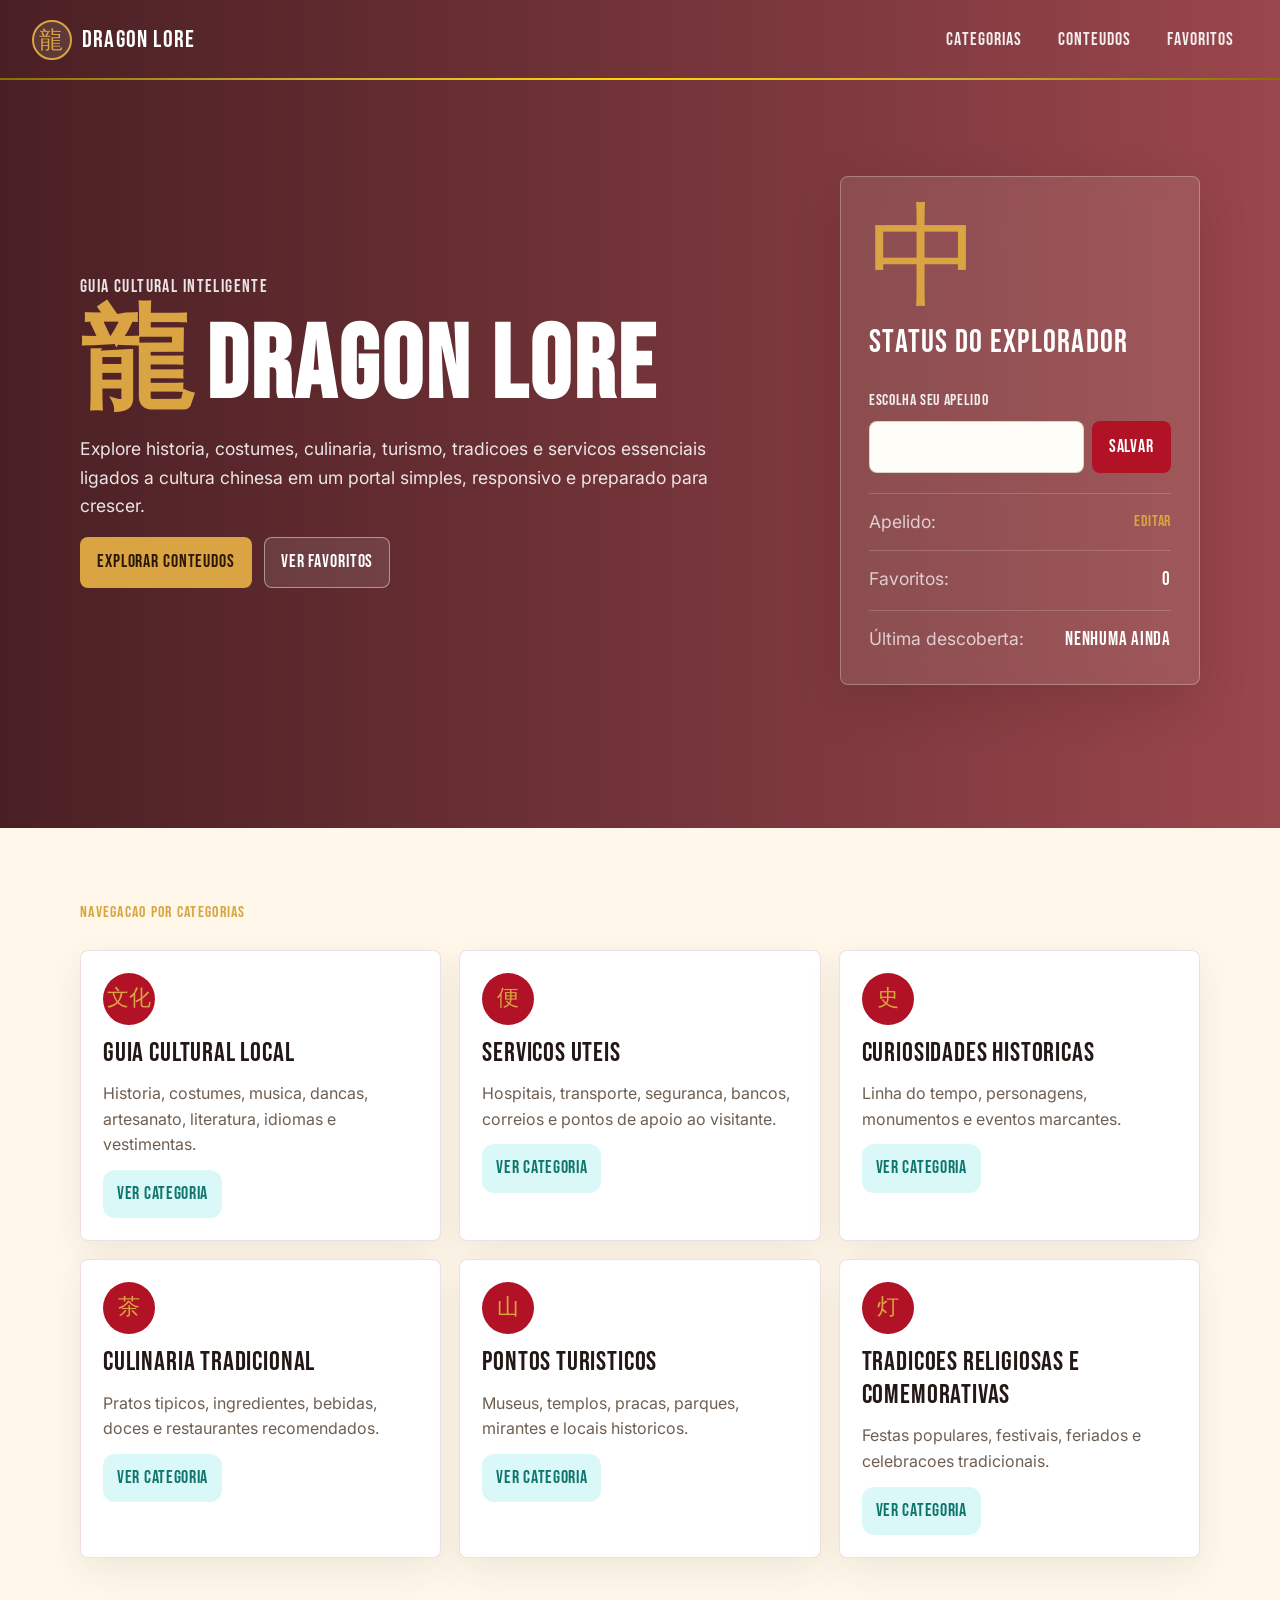
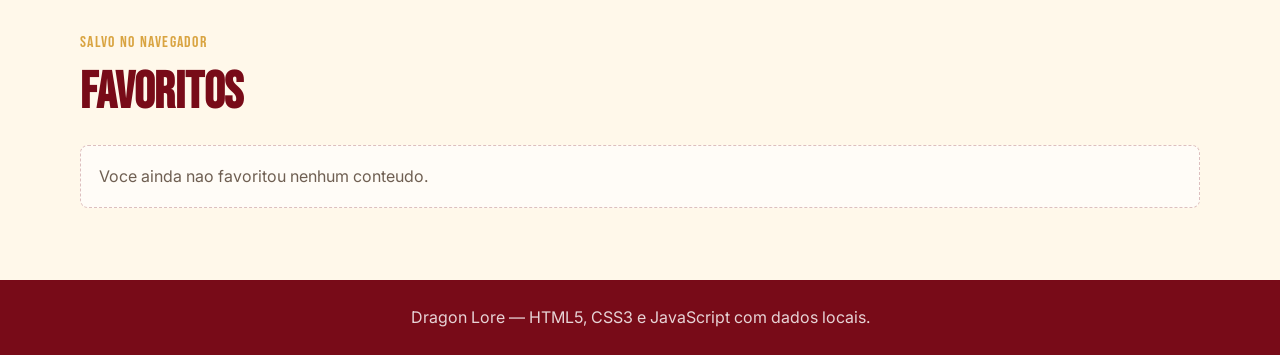
<file: index.html>
<!DOCTYPE html>
<html lang="pt-BR">

<head>
  <meta charset="UTF-8" />
  <meta name="viewport" content="width=device-width, initial-scale=1.0" />
  <meta name="description"
    content="Dragon Lore: guia cultural sobre historia, tradicoes, gastronomia, turismo e servicos ligados a cultura chinesa." />
  <title>Dragon Lore | Guia Cultural Chines</title>
  <link rel="preconnect" href="https://fonts.googleapis.com">
  <link rel="preconnect" href="https://fonts.gstatic.com" crossorigin>
  <link href="https://fonts.googleapis.com/css2?family=Bebas+Neue&family=Inter:wght@400;500;600;700;800&display=swap" rel="stylesheet">
  <link rel="stylesheet" href="assets/css/style.css" />
</head>

<body>
  <header class="site-header" id="inicio">
    <nav class="navbar" aria-label="Navegacao principal">
      <a class="brand" href="#inicio" aria-label="Dragon Lore inicio">
        <span class="brand-mark" aria-hidden="true">龍</span>
        <span>Dragon Lore</span>
      </a>

      <button class="menu-toggle" type="button" aria-controls="main-menu" aria-expanded="false">
        <span></span>
        <span></span>
        <span></span>
      </button>

      <ul class="nav-links" id="main-menu">
        <li><a href="#categorias">Categorias</a></li>
        <li><a href="conteudos.html">Conteudos</a></li>
        <li><a href="#favoritos">Favoritos</a></li>
      </ul>
    </nav>

    <section class="hero" aria-labelledby="hero-title">
      <div class="hero-copy">
        <p class="eyebrow">Guia cultural inteligente</p>
        <h1 id="hero-title"><span class="hero-logo" aria-hidden="true">龍</span>Dragon Lore</h1>
        <p>
          Explore historia, costumes, culinaria, turismo, tradicoes e servicos essenciais
          ligados a cultura chinesa em um portal simples, responsivo e preparado para crescer.
        </p>
        <div class="hero-actions">
          <a class="button primary" href="conteudos.html">Explorar conteudos</a>
          <a class="button secondary" href="#favoritos">Ver favoritos</a>
        </div>
      </div>

      <aside class="hero-panel explorer-status" aria-labelledby="explorer-status-title">
        <span class="hero-symbol" aria-hidden="true">中</span>
        <h2 id="explorer-status-title">Status do Explorador</h2>
        <form class="nickname-form" id="nickname-form">
          <label for="nickname-input">Escolha seu apelido</label>
          <div>
            <input id="nickname-input" type="text" maxlength="40" autocomplete="nickname" />
            <button class="button small" type="submit">Salvar</button>
          </div>
        </form>
        <div class="explorer-status-list">
          <p id="nickname-display" hidden>
            Apelido: <strong id="nickname-value"></strong>
            <button class="edit-nickname" id="edit-nickname" type="button" aria-label="Alterar apelido">Editar</button>
          </p>
          <p>Favoritos: <strong id="favorites-count">0</strong></p>
          <p>Última descoberta: <strong id="last-discovery">Nenhuma ainda</strong></p>
        </div>
      </aside>
    </section>
  </header>

  <main>
    <section class="section home-categories" id="categorias" aria-labelledby="categories-title">
      <div class="section-heading">
        <p class="eyebrow">Navegacao por categorias</p>
      </div>
      <div class="category-grid" id="category-grid"></div>
    </section>

    <section class="section home-favorites" id="favoritos" aria-labelledby="favorites-title">
      <div class="section-heading">
        <p class="eyebrow">Salvo no navegador</p>
        <h2 id="favorites-title">Favoritos</h2>
      </div>
      <div class="card-grid" id="favorites-grid"></div>
      <p class="empty-state" id="favorites-empty">Voce ainda nao favoritou nenhum conteudo.</p>
    </section>

  </main>

  <footer class="site-footer">
    <p>Dragon Lore — HTML5, CSS3 e JavaScript com dados locais.</p>
  </footer>

  <script src="main.js"></script>
</body>

</html>
</file>
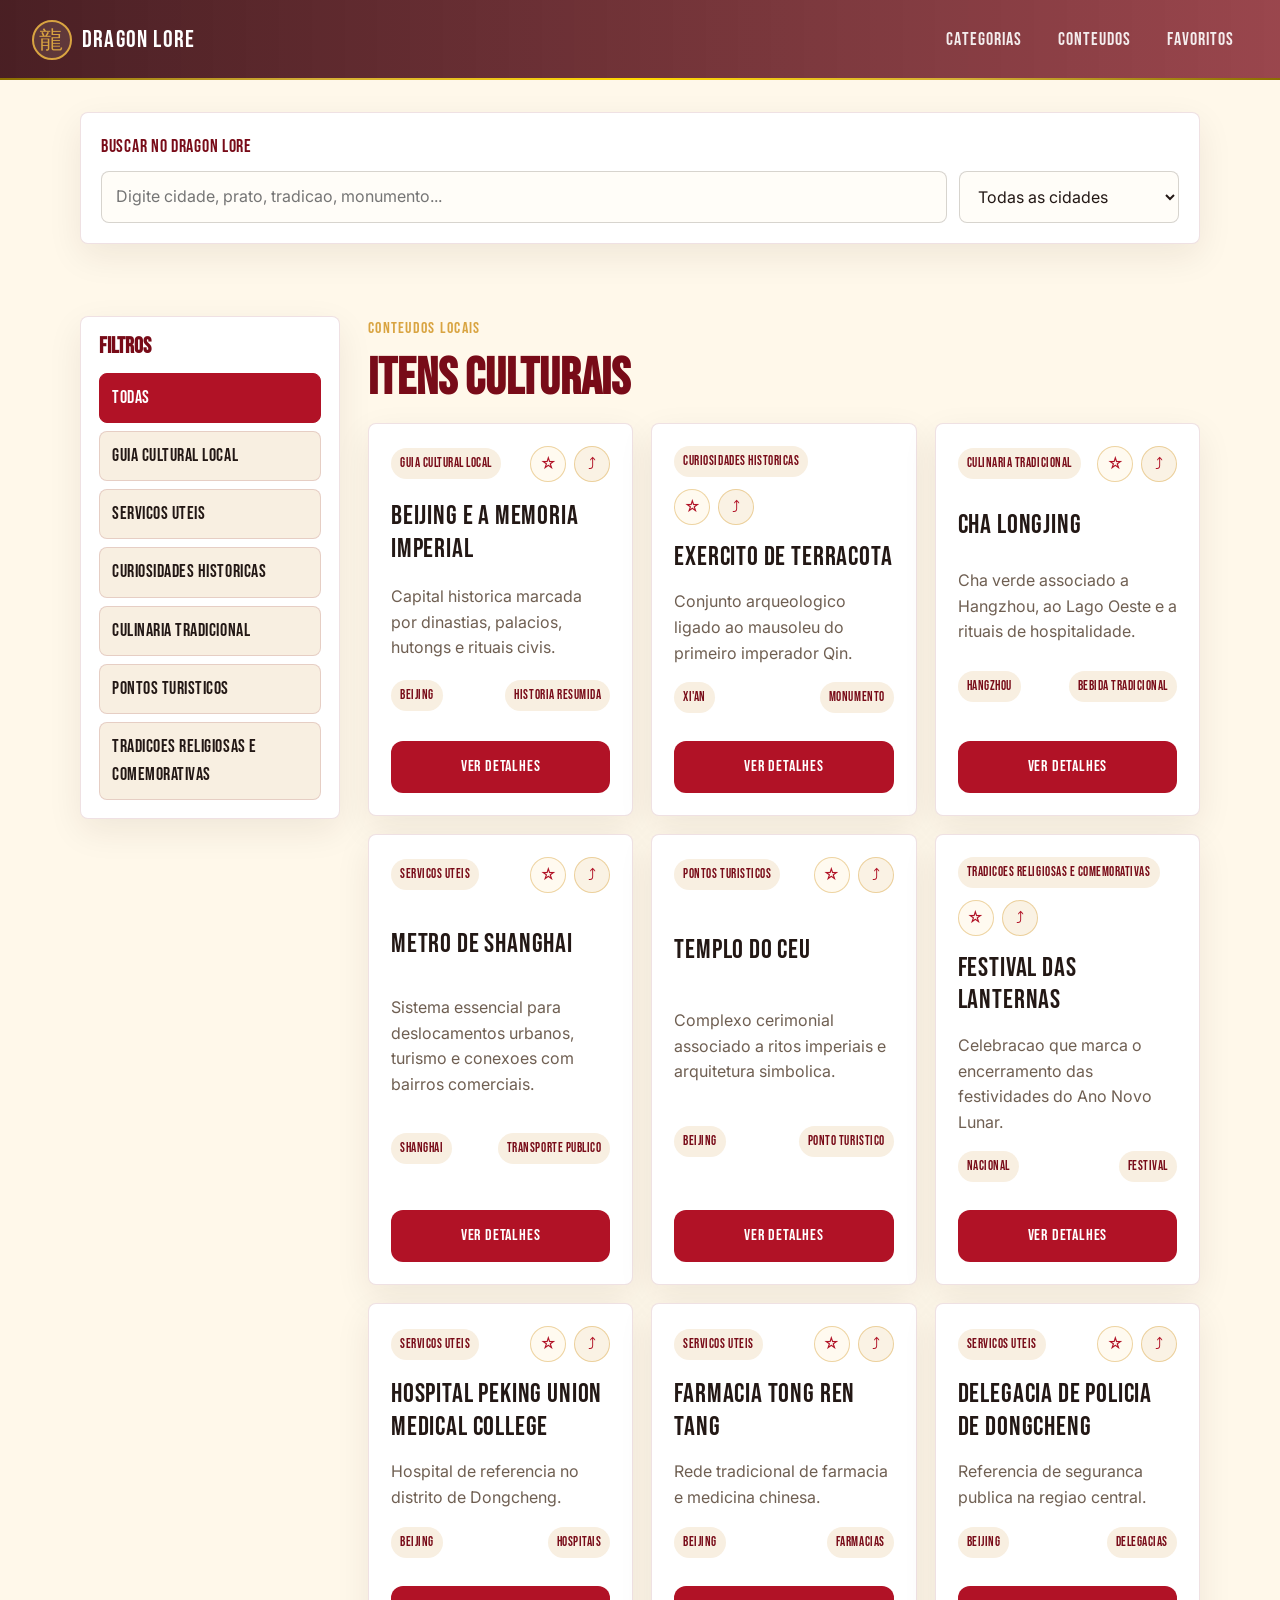
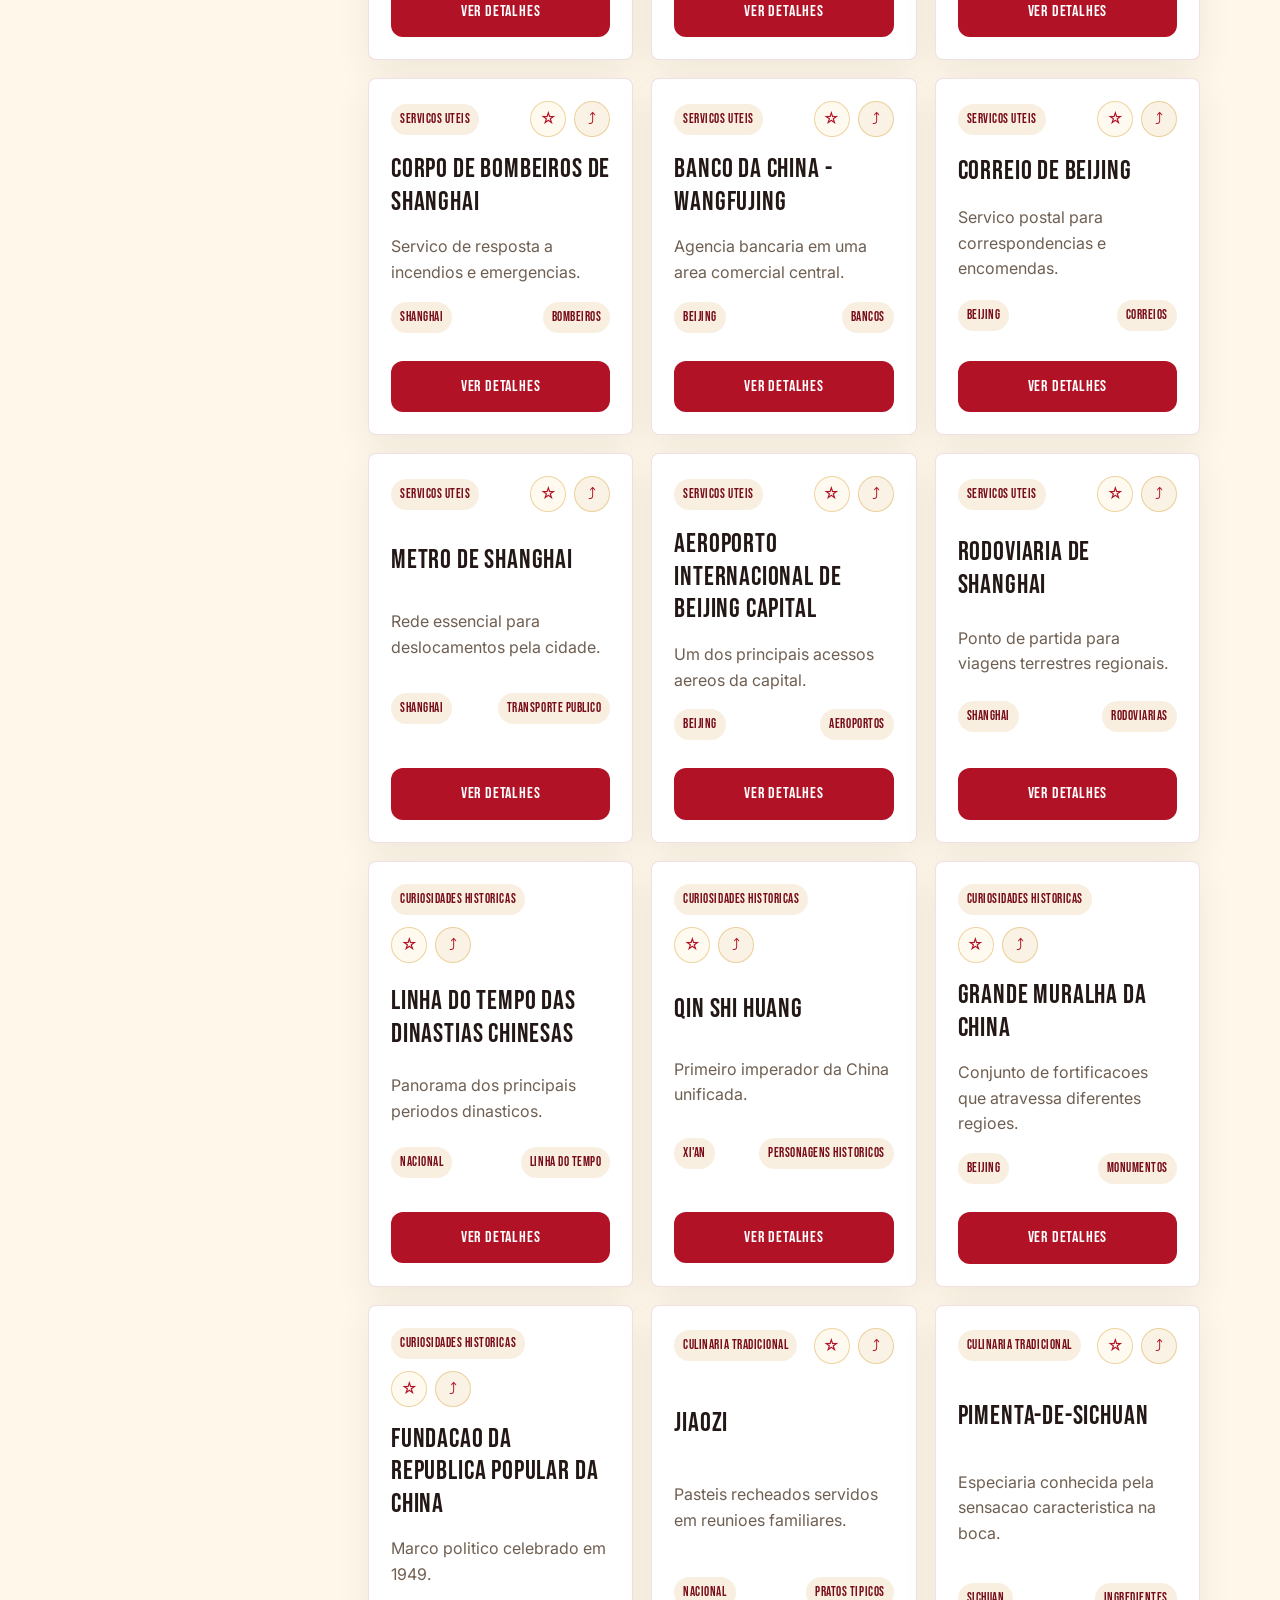
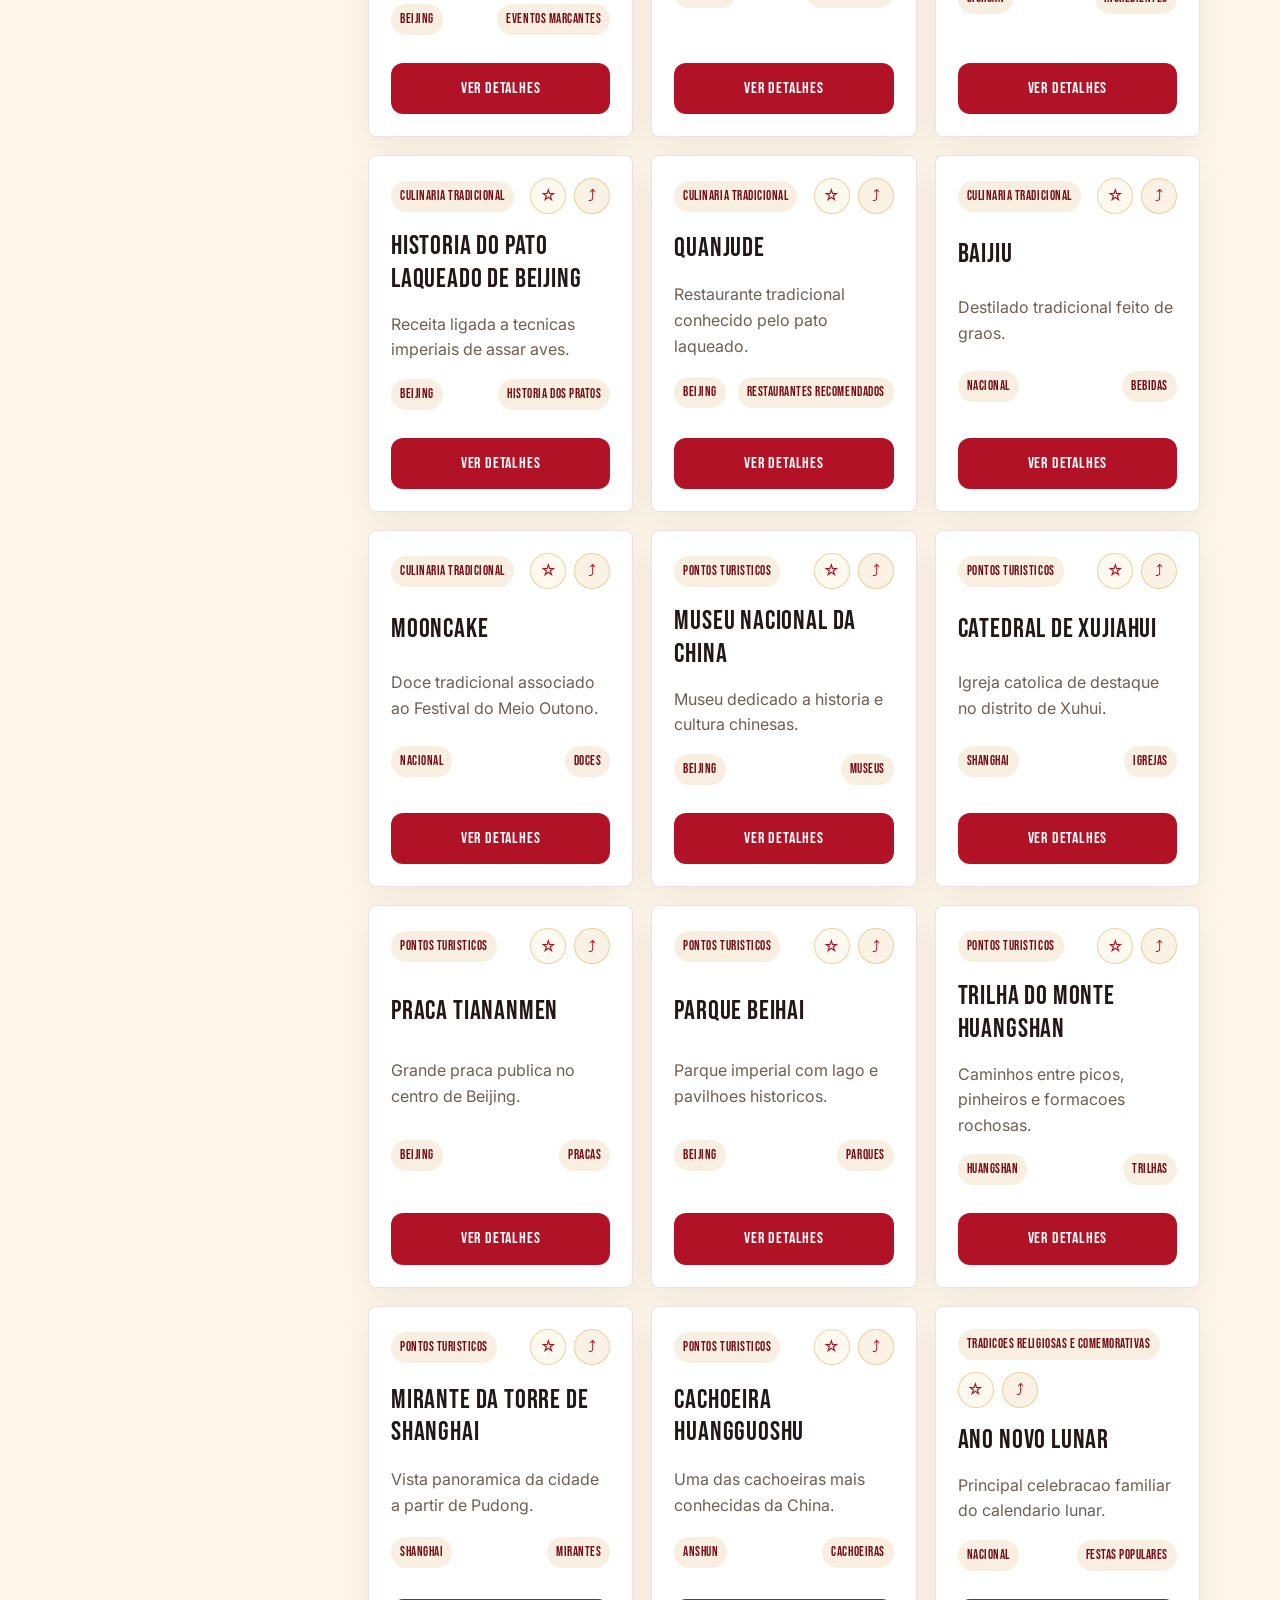
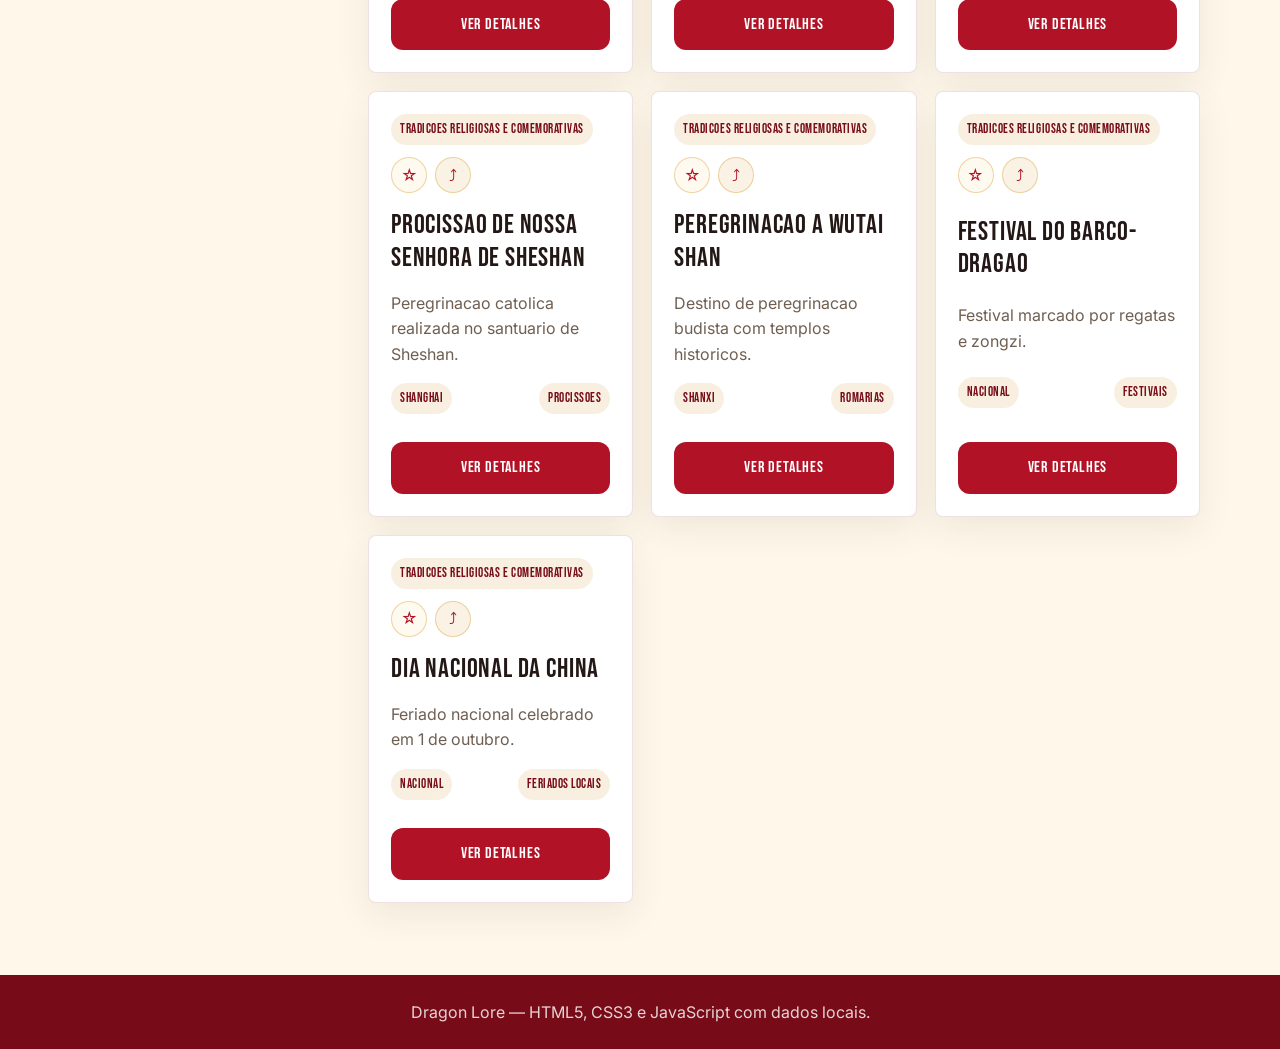
<file: conteudos.html>
<!DOCTYPE html>
<html lang="pt-BR">
<head>
  <meta charset="UTF-8" />
  <meta name="viewport" content="width=device-width, initial-scale=1.0" />
  <meta name="description" content="Conteúdos culturais do Dragon Lore." />
  <title>Conteúdos | Dragon Lore</title>
  <link rel="preconnect" href="https://fonts.googleapis.com">
  <link rel="preconnect" href="https://fonts.gstatic.com" crossorigin>
  <link href="https://fonts.googleapis.com/css2?family=Bebas+Neue&family=Inter:wght@400;500;600;700;800&display=swap" rel="stylesheet">
  <link rel="stylesheet" href="assets/css/style.css" />
</head>
<body>
  <header class="site-header content-page-header">
    <nav class="navbar" aria-label="Navegacao principal">
      <a class="brand" href="index.html" aria-label="Dragon Lore inicio"><span class="brand-mark" aria-hidden="true">龍</span><span>Dragon Lore</span></a>
      <button class="menu-toggle" type="button" aria-controls="main-menu" aria-expanded="false"><span></span><span></span><span></span></button>
      <ul class="nav-links" id="main-menu">
        <li><a href="index.html#categorias">Categorias</a></li>
        <li><a href="conteudos.html" aria-current="page">Conteudos</a></li>
        <li><a href="index.html#favoritos">Favoritos</a></li>
      </ul>
    </nav>
  </header>
  <main>
    <section class="toolbar-section" aria-label="Busca e filtros">
      <div class="search-card">
        <label for="global-search">Buscar no Dragon Lore</label>
        <div class="search-row">
          <input id="global-search" type="search" placeholder="Digite cidade, prato, tradicao, monumento..." autocomplete="off" />
          <select id="city-filter" aria-label="Filtrar por cidade"><option value="todas">Todas as cidades</option></select>
        </div>
      </div>
    </section>
    <section class="section content-layout" id="conteudos" aria-labelledby="content-title">
      <aside class="filter-panel" aria-label="Filtros de categoria"><h2>Filtros</h2><div id="category-filters" class="filter-list"></div></aside>
      <div class="content-results">
        <div class="section-heading compact"><p class="eyebrow">Conteudos locais</p><h1 id="content-title">Itens culturais</h1></div>
        <div class="result-meta" id="result-meta" aria-live="polite"></div>
        <div class="card-grid" id="content-grid"></div>
        <p class="empty-state" id="empty-state" hidden>Nenhum conteudo encontrado para a busca atual.</p>
      </div>
    </section>
  </main>
  <dialog class="detail-modal" id="detail-modal" aria-labelledby="detail-title">
    <div class="detail-card" id="detail-card">
      <button class="modal-close" id="close-detail" type="button" aria-label="Fechar detalhes">Fechar</button>
    </div>
  </dialog>
  <footer class="site-footer"><p>Dragon Lore — HTML5, CSS3 e JavaScript com dados locais.</p></footer>
  <script src="main.js"></script>
</body>
</html>
</file>
<file: assets/css/style.css>
:root {
  --font-display: "Bebas Neue", "Arial Narrow", sans-serif;
  --font-body: "Inter", Arial, Helvetica, sans-serif;
  --red: #b11226;
  --red-deep: #780b18;
  --gold: #d9a441;
  --jade: #0f766e;
  --ink: #231815;
  --paper: #fff8ea;
  --porcelain: #f8efe1;
  --white: #ffffff;
  --muted: #6f5f52;
  --shadow: 0 18px 50px rgba(54, 20, 12, 0.16);
  --radius: 8px;
}

* {
  box-sizing: border-box;
}

html {
  scroll-behavior: smooth;
}

body {
  margin: 0;
  background: var(--paper);
  color: var(--ink);
  font-family: var(--font-body);
  line-height: 1.6;
}

a {
  color: inherit;
  text-decoration: none;
}

button,
input,
select,
textarea {
  font: inherit;
}

.site-header {
  min-height: 92vh;
  color: var(--white);
  background:
    linear-gradient(90deg, rgba(54, 8, 14, 0.9), rgba(120, 11, 24, 0.75)),
    url("https://images.unsplash.com/photo-1547981609-4b6bfe67ca0b?auto=format&fit=crop&w=1600&q=80") center/cover;
}

.navbar {
    position: relative;
    display: flex;
    align-items: center;
    justify-content: space-between; /* Logo à esquerda e menu à direita */
    padding: 16px 32px;
}

.brand {
    display: flex;
    align-items: center;
    gap: 10px;

    color: #fff;
    text-decoration: none;
    font-size: 1.5rem;
    font-family: var(--font-display);
    font-weight: 400;
    letter-spacing: 0.05em;
}

.nav-links {
    display: flex;
    align-items: center;
    gap: 32px;

    list-style: none;
    margin: 0;
    padding: 0;
}

.nav-links a {
    color: #fff;
    text-decoration: none;
    transition: color .3s;
    font-family: var(--font-display);
    font-size: 1.1rem;
    letter-spacing: 0.06em;
}

.nav-links a:hover {
    color: #d4af37;
}

.navbar::after {
    content: "";
    position: absolute;
    left: 0;
    bottom: 0;
    width: 100%;
    height: 2px;
    background: linear-gradient(
        90deg,
        #8b6f00,
        #d4af37,
        #ffd700,
        #d4af37,
        #8b6f00
    );
}

.brand,
.nav-links {
  display: flex;
  align-items: center;
}

.brand {
  gap: 10px;
  font-weight: 400;
  letter-spacing: 0.05em;
}

.brand-mark {
  display: grid;
  width: 40px;
  height: 40px;
  place-items: center;
  border: 2px solid var(--gold);
  border-radius: 50%;
  background: rgba(255, 248, 234, 0.1);
  color: var(--gold);
}

.nav-links {
  gap: 8px;
  padding: 0;
  margin: 0;
  list-style: none;
}

.nav-links a {
  display: block;
  padding: 10px 14px;
  border-radius: 999px;
  color: rgba(255, 255, 255, 0.9);
}

.nav-links a:hover,
.nav-links a:focus-visible {
  background: rgba(255, 255, 255, 0.14);
  outline: none;
}

.menu-toggle {
  display: none;
  width: 44px;
  height: 44px;
  border: 1px solid rgba(255, 255, 255, 0.35);
  border-radius: var(--radius);
  background: rgba(255, 255, 255, 0.1);
  font-family: var(--font-display);
}

.menu-toggle span {
  display: block;
  width: 20px;
  height: 2px;
  margin: 5px auto;
  background: var(--white);
}

.hero {
  display: grid;
  grid-template-columns: minmax(0, 1fr) 360px;
  gap: 48px;
  align-items: center;
  width: min(1120px, calc(100% - 32px));
  min-height: calc(92vh - 88px);
  margin: 0 auto;
  padding: 48px 0 88px;
}

.hero-copy {
  max-width: 720px;
}

.eyebrow {
  margin: 0 0 10px;
  color: var(--gold);
  font-size: 1.0rem;
  font-family: var(--font-display);
  font-weight: 400;
  letter-spacing: 0.08em;
  text-transform: uppercase;
}

.hero h1 {
  margin: 0;
  font-family: var(--font-display);
  font-size: clamp(3.8rem, 8vw, 7.5rem);
  line-height: 0.95;
  letter-spacing: 0.03em;
}

.hero h1 .hero-logo {
  display: inline-flex;
  align-items: center;
  justify-content: center;
  margin-right: 0.6rem;
  color: var(--gold);
  font-size: 1.1em;
}

.hero p {
  max-width: 680px;
  color: rgba(255, 255, 255, 0.88);
  font-size: 1.1rem;
}

.hero-actions,
.detail-actions {
  display: flex;
  flex-wrap: wrap;
  gap: 12px;
  align-items: center;
}

.button {
  display: inline-flex;
  min-height: 44px;
  align-items: center;
  justify-content: center;
  border: 1px solid transparent;
  border-radius: var(--radius);
  padding: 10px 16px;
  cursor: pointer;
  font-family: var(--font-display);
  font-size: 1.1rem;
  font-weight: 400;
  letter-spacing: 0.05em;
  transition: transform 0.2s ease, background 0.2s ease, border-color 0.2s ease;
}

.button:hover {
  transform: translateY(-1px);
}

.button.primary {
  background: var(--gold);
  color: #2b1708;
}

.button.secondary {
  border-color: rgba(255, 255, 255, 0.45);
  background: rgba(255, 255, 255, 0.1);
  color: var(--white);
}

.button.ghost {
  border-color: rgba(35, 24, 21, 0.2);
  background: transparent;
  color: var(--ink);
}

.button.small {
  min-height: 38px;
  padding: 10px 16px;
  border-radius: var(--radius);
  background: var(--red);
  color: var(--white);
}

.hero-panel {
  padding: 28px;
  border: 1px solid rgba(255, 255, 255, 0.28);
  border-radius: var(--radius);
  background: rgba(255, 248, 234, 0.1);
  backdrop-filter: blur(12px);
  box-shadow: var(--shadow);
}

.hero-symbol {
  display: block;
  color: var(--gold);
  font-family: var(--font-display);
  font-size: 7rem;
  line-height: 1;
}

.explorer-status h2 {
  margin: 0;
  color: var(--white);
  font-family: var(--font-display);
  font-size: 2rem;
  font-weight: 400;
  letter-spacing: 0.04em;
}

.content-page-header {
  min-height: auto;
}

.content-page-header + main .toolbar-section {
  margin-top: 32px;
}

.explorer-status-list {
  display: grid;
  gap: 14px;
  margin: 20px 0 0;
}

.explorer-status-list p {
  display: flex;
  justify-content: space-between;
  gap: 20px;
  margin: 0;
  border-top: 1px solid rgba(255, 255, 255, 0.18);
  padding-top: 14px;
  color: rgba(255, 255, 255, 0.72);
}

.explorer-status-list strong {
  color: var(--white);
  font-family: var(--font-display);
  font-size: 1.2rem;
  font-weight: 400;
  letter-spacing: 0.04em;
}

.nickname-form {
  display: grid;
  gap: 8px;
  margin-top: 20px;
}

.nickname-form label {
  color: rgba(255, 255, 255, 0.9);
  font-family: var(--font-display);
  font-weight: 400;
  letter-spacing: 0.04em;
}

.nickname-form div {
  display: flex;
  gap: 8px;
}

.nickname-form input {
  min-width: 0;
}

.edit-nickname {
  border: 0;
  background: transparent;
  color: var(--gold);
  cursor: pointer;
  font-family: var(--font-display);
  font-size: 1rem;
  letter-spacing: 0.04em;
  padding: 0;
}

.toolbar-section,
.section {
  width: min(1120px, calc(100% - 32px));
  margin: 0 auto;
}

.toolbar-section {
  margin-top: -48px;
}

.search-card,
.filter-panel,
.detail-card,
.content-card,
.category-card {
  border: 1px solid rgba(120, 11, 24, 0.12);
  border-radius: var(--radius);
  background: var(--white);
  box-shadow: 0 12px 35px rgba(54, 20, 12, 0.08);
}

.search-card {
  padding: 20px;
}

.search-card label {
  display: grid;
  gap: 8px;
  color: var(--red-deep);
  font-family: var(--font-display);
  font-size: 1.1rem;
  font-weight: 400;
  letter-spacing: 0.04em;
}

.search-row {
  display: grid;
  grid-template-columns: 1fr 220px;
  gap: 12px;
  margin-top: 10px;
}

input,
select,
textarea {
  width: 100%;
  border: 1px solid rgba(35, 24, 21, 0.18);
  border-radius: var(--radius);
  background: #fffdf8;
  color: var(--ink);
  padding: 12px 14px;
}

input:focus,
select:focus,
textarea:focus,
button:focus-visible,
a:focus-visible {
  outline: 3px solid rgba(217, 164, 65, 0.45);
  outline-offset: 2px;
}

.section {
  padding: 72px 0 0;
}

.home-categories {
  padding-bottom: 40px;
}

.home-favorites {
  padding: 32px 0 72px;
}

.section-heading {
  max-width: 720px;
  margin-bottom: 24px;
}

.section-heading.compact {
  margin-bottom: 10px;
}

.section h1,
.section h2,
.filter-panel h2,
.detail-card h2 {
  margin: 0;
  color: var(--red-deep);
  font-family: var(--font-display);
  font-size: clamp(2rem, 4vw, 3.2rem);
  line-height: 1.08;
}

.category-grid,
.card-grid {
  display: grid;
  grid-template-columns: repeat(3, minmax(0, 1fr));
  gap: 18px;
}

.content-card {
  display: flex;
  flex-direction: column;
  gap: 16px;
  padding: 0;
  overflow: hidden;
  height: 100%;
}

/* Removed image-specific rules: images are no longer rendered in cards */

.content-card .card-body {
  padding: 22px;
  display: flex;
  flex-direction: column;
  gap: 16px;
  flex: 1;
  justify-content: space-between;
}

.content-card .card-topline,
.content-card h3,
.content-card p,
.content-card .card-meta {
  padding: 0;
}

.content-card .card-topline {
  display: flex;
  justify-content: space-between;
  gap: 12px;
  align-items: center;
}

.category-card {
  display: grid;
  gap: 12px;
  align-content: start;
  padding: 22px;
}

.content-card .detail-button {
  margin-top: 12px;
  padding: 12px 18px;
  min-height: 42px;
  display: inline-flex;
  justify-content: center;
  align-items: center;
  border-radius: 12px;
  background: var(--red);
  color: var(--white);
  white-space: nowrap;
  font-family: var(--font-display);
  font-size: 1rem;
  font-weight: 500;
}

.category-card h3,
.content-card h3,
.related-block h3 {
  margin: 0;
  color: var(--ink);
  line-height: 1.2;
  font-family: var(--font-display);
  font-size: 1.7rem;
  font-weight: 400;
  letter-spacing: 0.03em;
}

.category-card p,
.content-card p,
.detail-card p,
.empty-state {
  margin: 0;
  color: var(--muted);
}

.text-button {
  justify-self: start;
  border: 0;
  background: rgba(2, 206, 214, 0.14);
  color: var(--jade);
  cursor: pointer;
  font-family: var(--font-display);
  font-size: 1.1rem;
  font-weight: 400;
  letter-spacing: 0.04em;
  padding: 10px 14px;
  border-radius: 12px;
  transition: background-color 0.2s ease, color 0.2s ease;
}

.text-button:hover,
.text-button:focus-visible {
  background-color: rgba(2, 206, 214, 0.24);
  color: #03474f;
}

.content-layout {
  display: grid;
  grid-template-columns: 260px minmax(0, 1fr);
  gap: 28px;
  align-items: start;
  padding-bottom: 72px;
}

.filter-panel {
  position: sticky;
  top: 16px;
  padding: 18px;
}

.filter-panel h2 {
  font-size: 1.4rem;
  margin-bottom: 14px;
}

.filter-list {
  display: grid;
  gap: 8px;
}

.filter-chip {
  width: 100%;
  border: 1px solid rgba(120, 11, 24, 0.14);
  border-radius: var(--radius);
  background: var(--porcelain);
  color: var(--ink);
  cursor: pointer;
  padding: 10px 12px;
  text-align: left;
  font-family: var(--font-display);
  font-size: 1.1rem;
  letter-spacing: 0.03em;
}

.filter-chip.active {
  border-color: var(--red);
  background: var(--red);
  color: var(--white);
}

.result-meta {
  margin-bottom: 16px;
  color: var(--muted);
  font-family: var(--font-display);
  font-size: 1.1rem;
  font-weight: 400;
  letter-spacing: 0.04em;
}

.card-topline,
.card-meta {
  display: flex;
  flex-wrap: wrap;
  gap: 8px;
  align-items: center;
  justify-content: space-between;
}

.card-topline span,
.card-meta span,
.tag-list span {
  border-radius: 999px;
  background: var(--porcelain);
  color: var(--red-deep);
  font-size: 0.82rem;
  font-family: var(--font-display);
  font-weight: 400;
  letter-spacing: 0.04em;
  padding: 5px 9px;
}

  .card-actions {
    display: flex;
    gap: 8px;
    align-items: center;
  }

  .category-icon {
    display: grid;
    width: 52px;
    height: 52px;
    place-items: center;
    border-radius: 50%;
    background: var(--red);
    color: #d9a441;
    font-family: var(--font-display);
    font-size: 1.4rem;
    font-weight: 400;
  }

  .icon-button {
    display: grid;
    width: 36px;
    height: 36px;
    place-items: center;
    border: 1px solid rgba(217, 164, 65, 0.45);
    border-radius: 50%;
    background: #fffaf0;
    color: var(--red);
    cursor: pointer;
  }

  .icon-button.share {
    background: rgba(217, 164, 65, 0.14);
  }

  .detail-meta {
    display: grid;
    gap: 10px;
    grid-template-columns: repeat(auto-fit, minmax(160px, 1fr));
  }

  .detail-location {
    display: inline-flex;
    align-items: center;
    justify-content: center;
    border-radius: 999px;
    padding: 8px 12px;
    background: rgba(15, 118, 110, 0.08);
    color: var(--jade);
    font-family: var(--font-display);
    font-size: 0.95rem;
  }

  .detail-card h2 {
    margin-top: 0;
  }

.detail-modal::backdrop {
  background: rgba(35, 24, 21, 0.62);
}

.detail-modal .detail-card {
  position: relative;
  max-height: inherit;
  overflow-y: auto;
}

.modal-close {
  justify-self: end;
  border: 0;
  background: transparent;
  color: var(--jade);
  cursor: pointer;
  font-family: var(--font-display);
  font-size: 1.1rem;
  letter-spacing: 0.04em;
  padding: 0;
}

.tag-list {
  display: flex;
  flex-wrap: wrap;
  gap: 8px;
}

.related-block {
  display: grid;
  gap: 8px;
  border-top: 1px solid rgba(35, 24, 21, 0.12);
  padding-top: 16px;
}

.related-block button {
  justify-self: start;
  border: 0;
  background: transparent;
  color: var(--jade);
  cursor: pointer;
  font-family: var(--font-display);
  font-size: 1.1rem;
  font-weight: 400;
  letter-spacing: 0.04em;
  padding: 0;
}

.empty-state {
  border: 1px dashed rgba(120, 11, 24, 0.25);
  border-radius: var(--radius);
  padding: 18px;
  background: rgba(255, 255, 255, 0.6);
}

.site-footer {
  border-top: 1px solid rgba(120, 11, 24, 0.14);
  background: var(--red-deep);
  color: rgba(255, 255, 255, 0.82);
  padding: 24px 16px;
  text-align: center;
}

.site-footer p {
  margin: 0;
}

@media (max-width: 900px) {
  .hero,
  .content-layout {
    grid-template-columns: 1fr;
  }

  .hero {
    gap: 28px;
  }

  .hero-panel {
    max-width: 520px;
  }

  .filter-panel {
    position: static;
  }

  .category-grid,
  .card-grid {
    grid-template-columns: repeat(2, minmax(0, 1fr));
  }
}

@media (max-width: 680px) {
  .site-header {
    min-height: auto;
  }

  .navbar {
    position: relative;
  }

  .menu-toggle {
    display: block;
  }

  .nav-links {
    position: absolute;
    top: 76px;
    right: 0;
    left: 0;
    display: none;
    flex-direction: column;
    align-items: stretch;
    border: 1px solid rgba(255, 255, 255, 0.2);
    border-radius: var(--radius);
    background: rgba(78, 9, 17, 0.98);
    padding: 10px;
  }

  .nav-links.open {
    display: flex;
  }

  .nav-links a {
    border-radius: var(--radius);
  }

  .hero {
    min-height: auto;
    padding: 28px 0 76px;
  }

  .hero h1 {
    font-size: 4rem;
  }

  .hero-panel {
    padding: 20px;
  }

  .hero-symbol {
    font-size: 5rem;
  }

  .search-row,
  .category-grid,
  .card-grid {
    grid-template-columns: 1fr;
  }

  .section {
    padding-top: 52px;
  }

}
</file>
